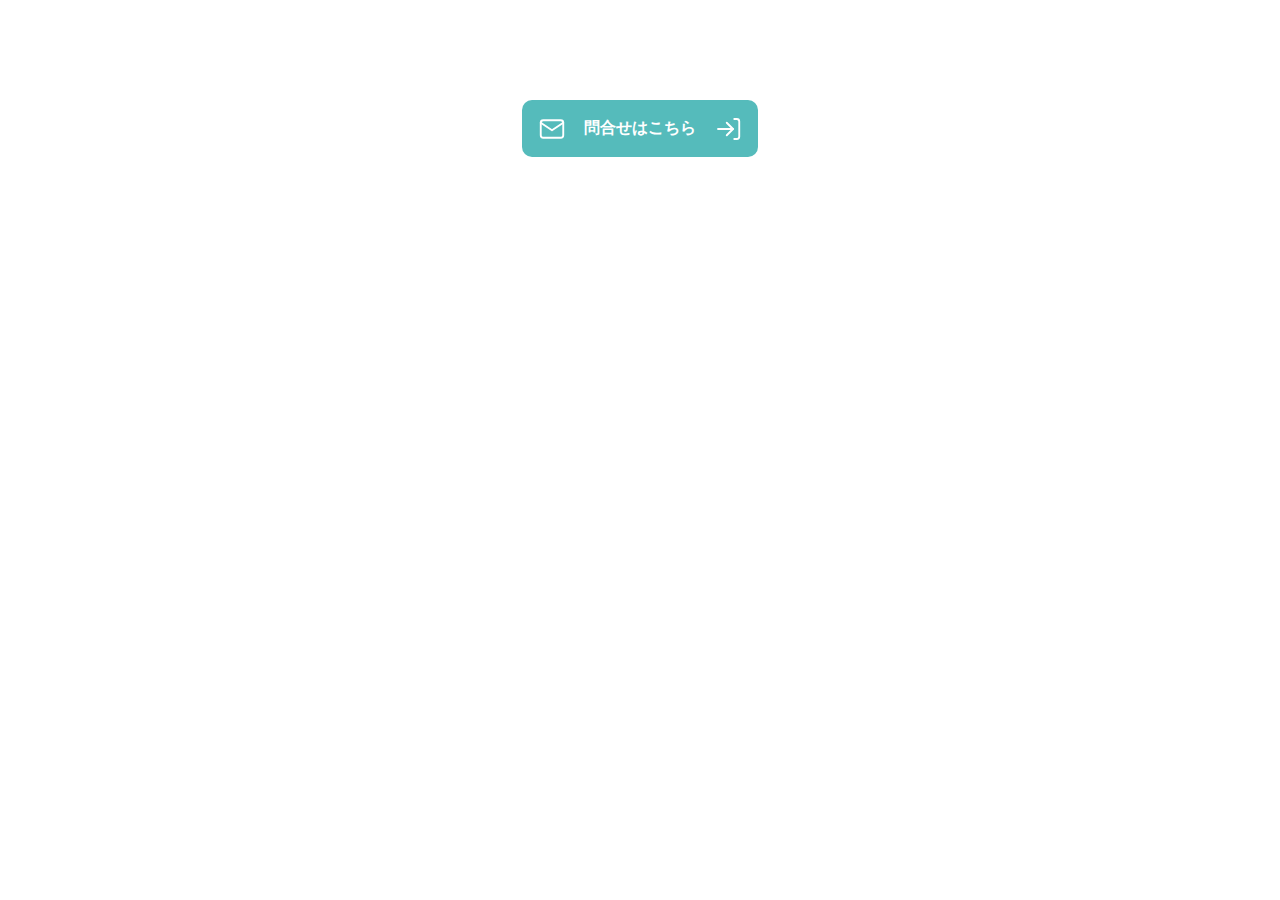
<file: before/index.html>
<!DOCTYPE html>
<html lang="ja">

<head>
  <meta charset="UTF-8" />
  <meta name="viewport" content="width=device-width, initial-scale=1.0" />
  <title>COACHTECH</title>
  <link rel="stylesheet" href="css/style.css" />
</head>

<body>
  <a href="" class="plactice__btn">問合せはこちら</a>

</body>

</html>
</file>
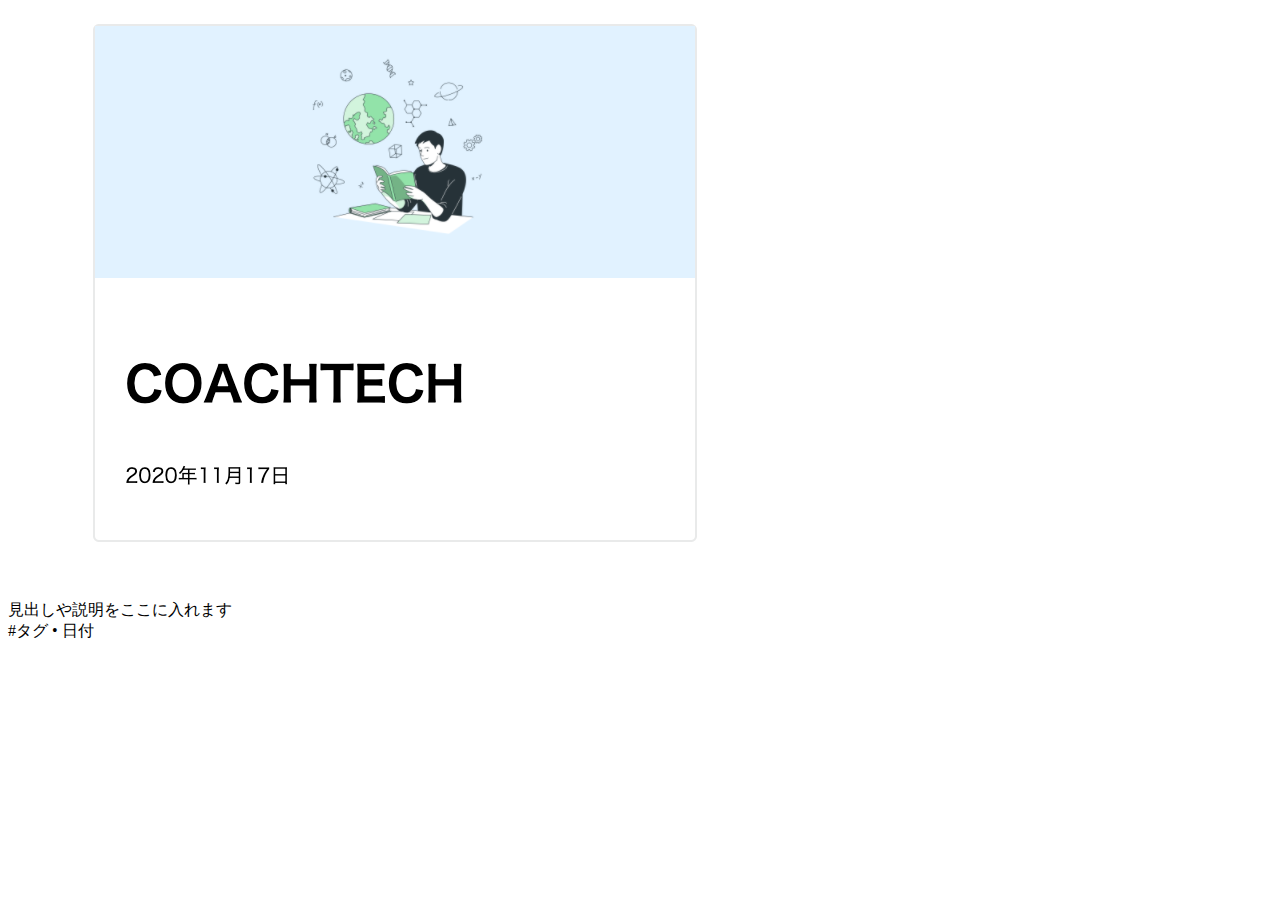
<file: example/index.html>
<!DOCTYPE html>
<html lang="en">
  <head>
    <meta charset="UTF-8" />
    <meta http-equiv="X-UA-Compatible" content="IE=edge" />
    <meta name="viewport" content="width=device-width, initial-scale=1.0" />
    <title>検証ツール練習問題</title>
    <link rel="stylesheet" href="./css/style.css">
  </head>
  <body>
    <div class="example">
      <div class="example__img">
        <img src="img/example.png" alt="例示画像の簡潔な代替テキスト" />
      </div>
      <div class="example__content">
        <div class="example__title">見出しや説明をここに入れます</div>
        <div class="example__meta">#タグ • 日付</div>
      </div>
    </div>
  </body>
</html>
</file>
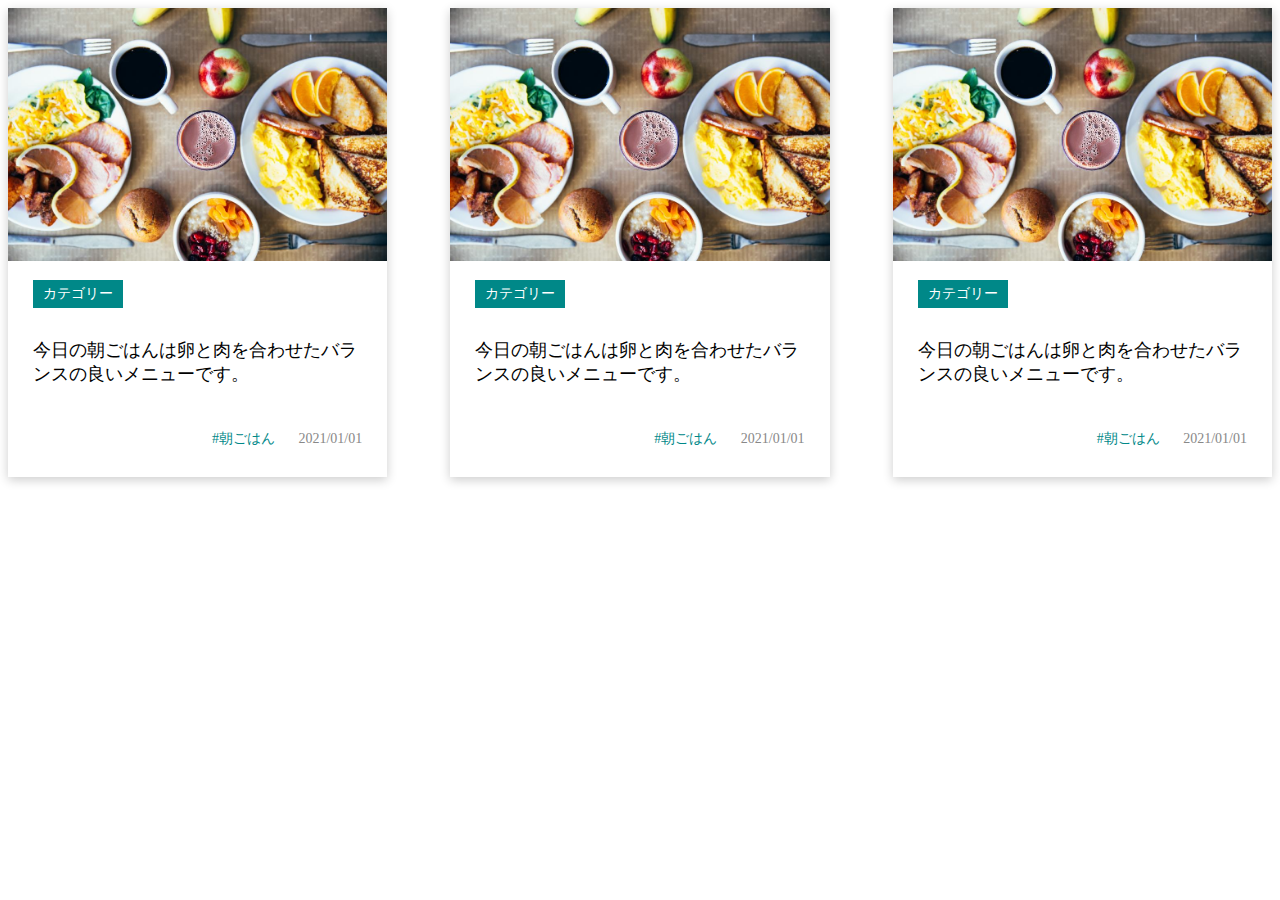
<file: fexbox/index.html>
<!DOCTYPE html>
<html lang="ja">

<head>
  <meta charset="UTF-8" />
  <meta name="viewport" content="width=device-width, initial-scale=1.0" />
  <title>COACHTECH</title>
  <link rel="stylesheet" href="../practice2/css/style2.css" />
  <link rel="stylesheet" href="css/style3.css" />
</head>

<body>
  <div class="flex__item">
    <div class="practice__card">
      <div class="card__img">
        <img src="img/card.jpg" alt="" />
      </div>
      <div class="card__content">
        <div class="card__cat">カテゴリー</div>
        <h2 class="card__ttl">
          今日の朝ごはんは卵と肉を合わせたバランスの良いメニューです。
        </h2>
        <div class="tag">
          <p class="card__tag">#朝ごはん</p>
          <p class="card__date">2021/01/01</p>
        </div>
      </div>
    </div>
    <div class="practice__card">
      <div class="card__img">
        <img src="img/card.jpg" alt="" />
      </div>
      <div class="card__content">
        <div class="card__cat">カテゴリー</div>
        <h2 class="card__ttl">
          今日の朝ごはんは卵と肉を合わせたバランスの良いメニューです。 </h2>
        <div class="tag">
          <p class="card__tag">#朝ごはん</p>
          <p class="card__date">2021/01/01</p>
        </div>
      </div>
    </div>
    <div class="practice__card">
      <div class="card__img">
        <img src="img/card.jpg" alt="" />
      </div>
      <div class="card__content">
        <div class="card__cat">カテゴリー</div>
        <h2 class="card__ttl">
          今日の朝ごはんは卵と肉を合わせたバランスの良いメニューです。
        </h2>
        <div class="tag">
          <p class="card__tag">#朝ごはん</p>
          <p class="card__date">2021/01/01</p>
        </div>
      </div>
    </div>
  </div>

</body>

</html>
</file>
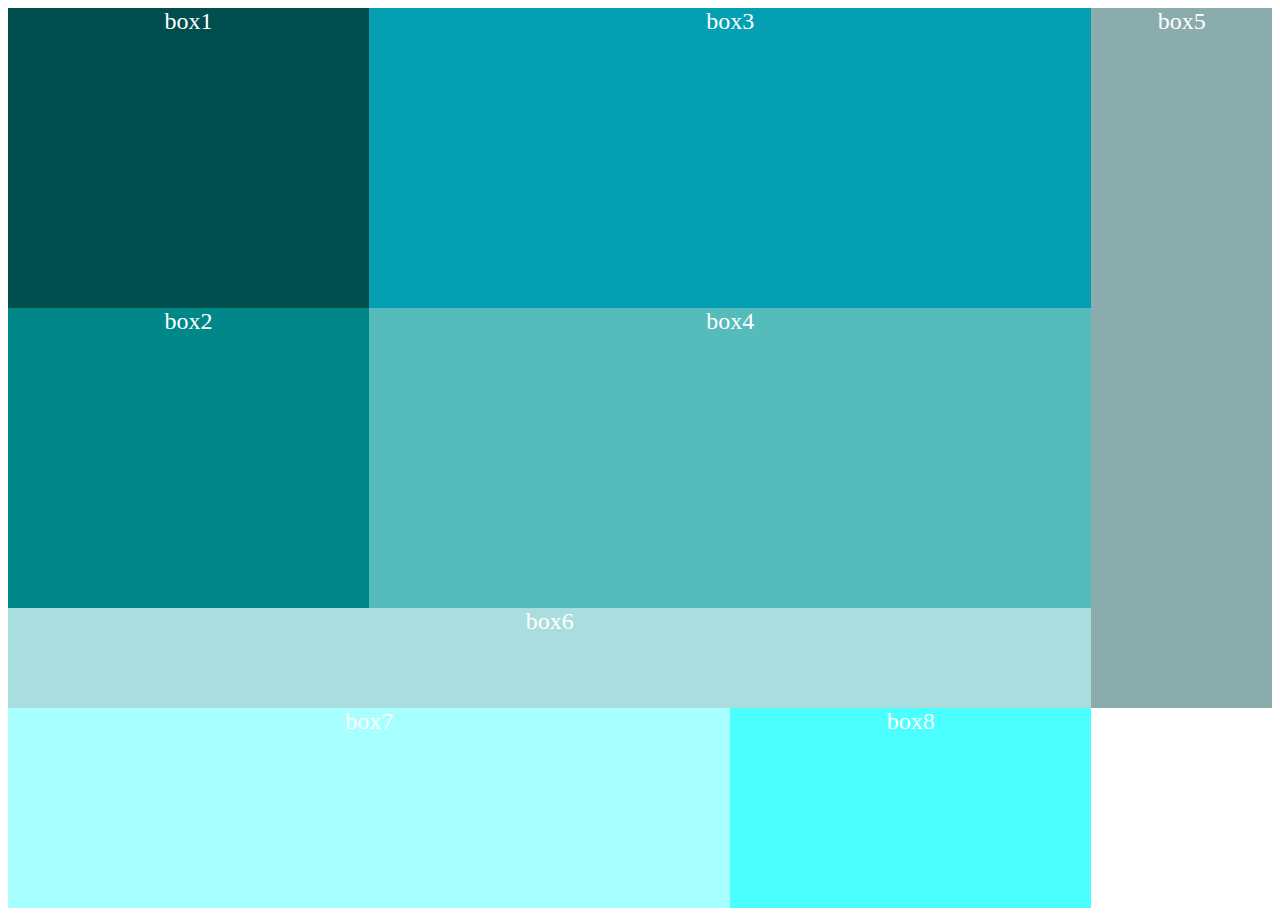
<file: float/index.html>
<!DOCTYPE html>
<html lang="ja">

<head>
  <meta charset="UTF-8" />
  <meta name="viewport" content="width=device-width, initial-scale=1.0" />
  <title>COACHTECH</title>
  <link rel="stylesheet" href="css/style.css" />
</head>

<body>
  <div class="grid__parent">
    <div class="box1">box1</div>
    <div class="box2">box2</div>
    <div class="box3">box3</div>
    <div class="box4">box4</div>
    <div class="box5">box5</div>
    <div class="box6">box6</div>
    <div class="box7">box7</div>
    <div class="box8">box8</div>
  </div>
</body>
</html>
</file>
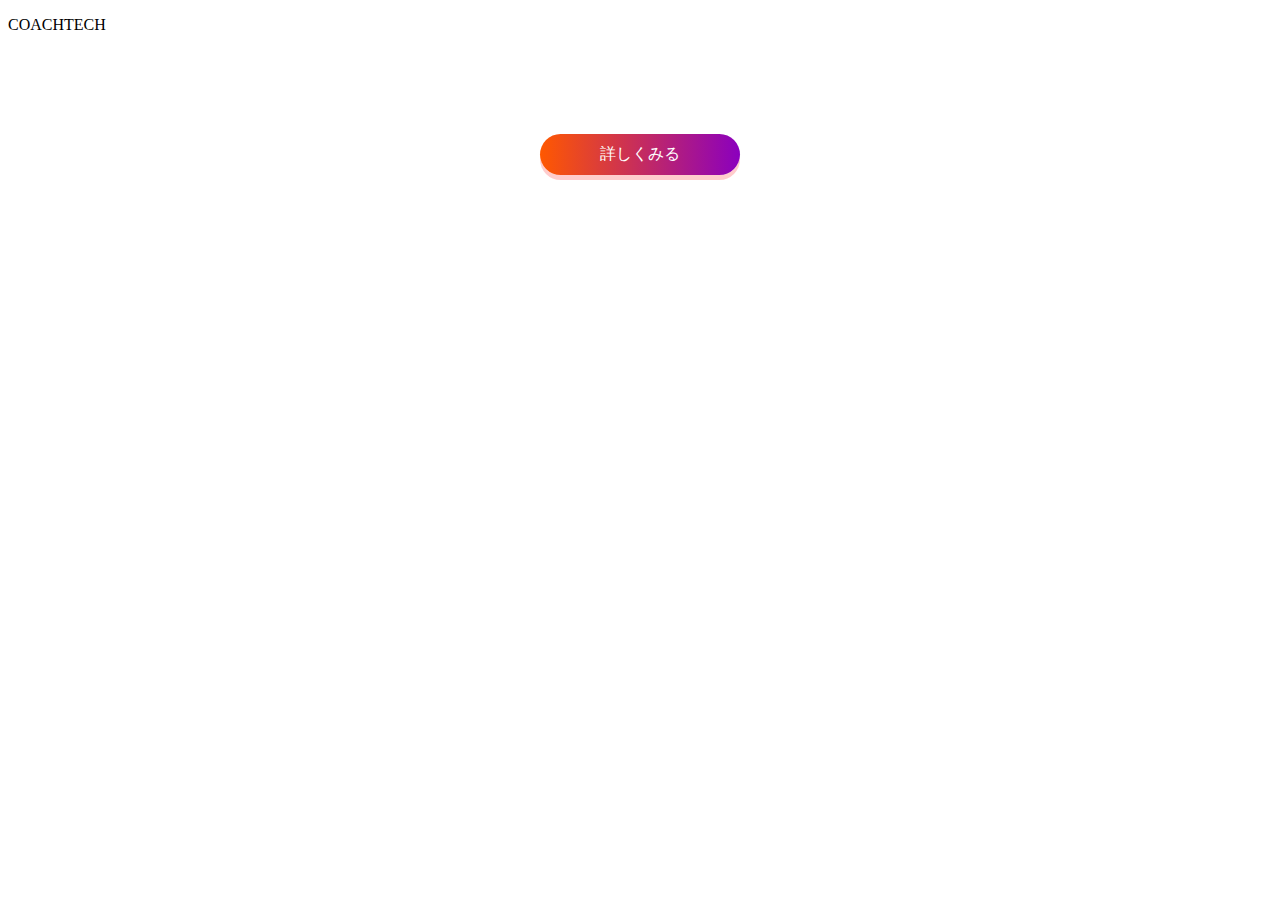
<file: html-css/index.html>
<!DOCTYPE html>
<html lang="ja">
  <head>
    <meta charset="UTF-8" />
    <meta name="viewport" content="width=device-width, initial-scale=1.0" />
    <title>COACHTECH</title>
    <!-- 以下の内容を追加します -->
    <link rel="stylesheet" href="css/style.css" />
  </head>
  <body>
    <p>COACHTECH</p>
    <a class="practice__btn">詳しくみる</a>
  </body>
</html>
</file>
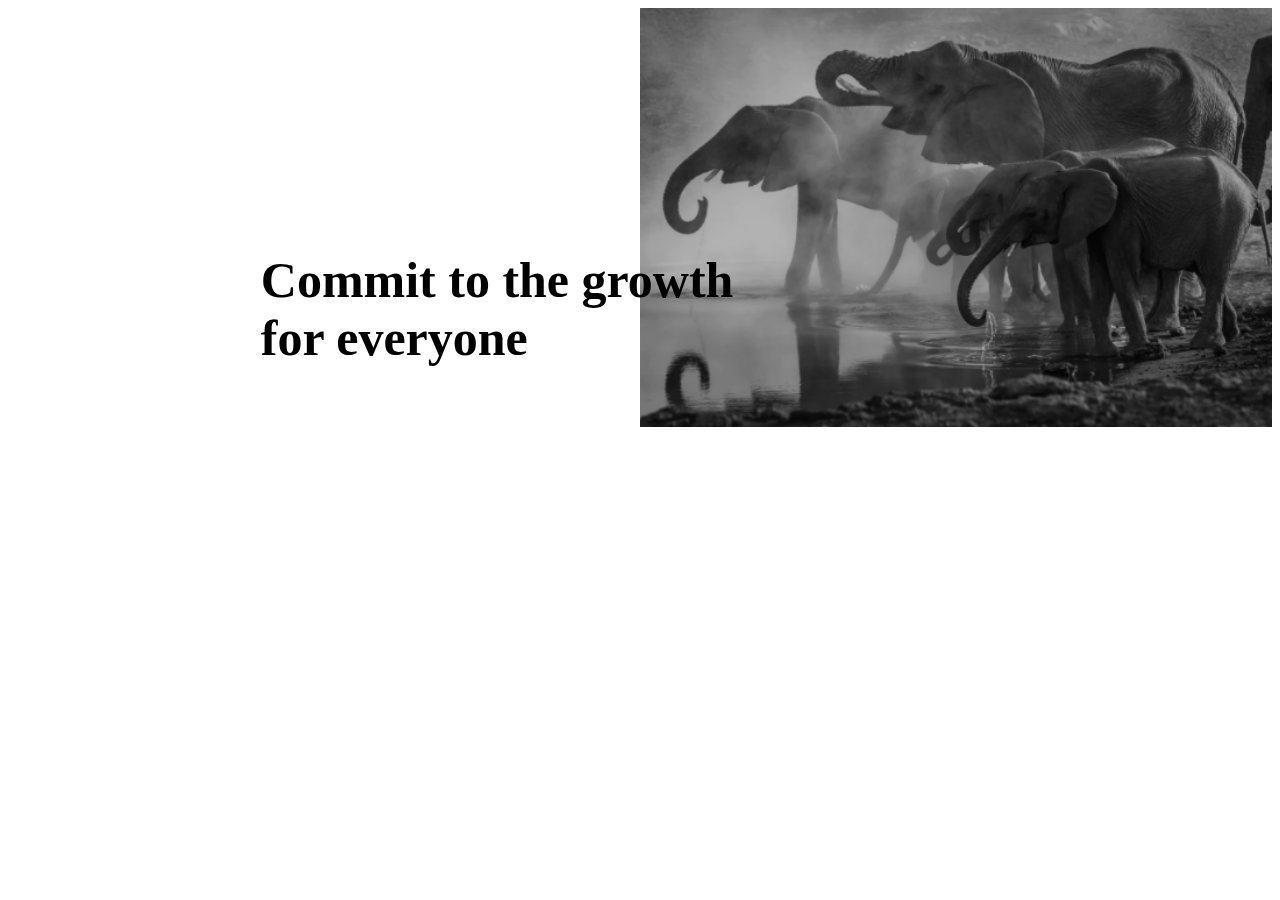
<file: position/index.html>
<!DOCTYPE html>
<html lang="ja">

<head>
  <meta charset="UTF-8" />
  <meta name="viewport" content="width=device-width, initial-scale=1.0" />
  <title>COACHTECH</title>
  <link rel="stylesheet" href="css/style3.css" />
</head>

<body>
  <div class="relative">
    <img class="relative__img" src="img/elephant.png" alt="">
    <h1 class="absolute">Commit to the growth <br>for everyone</h1>
  </div>
</body>

</html>
</file>
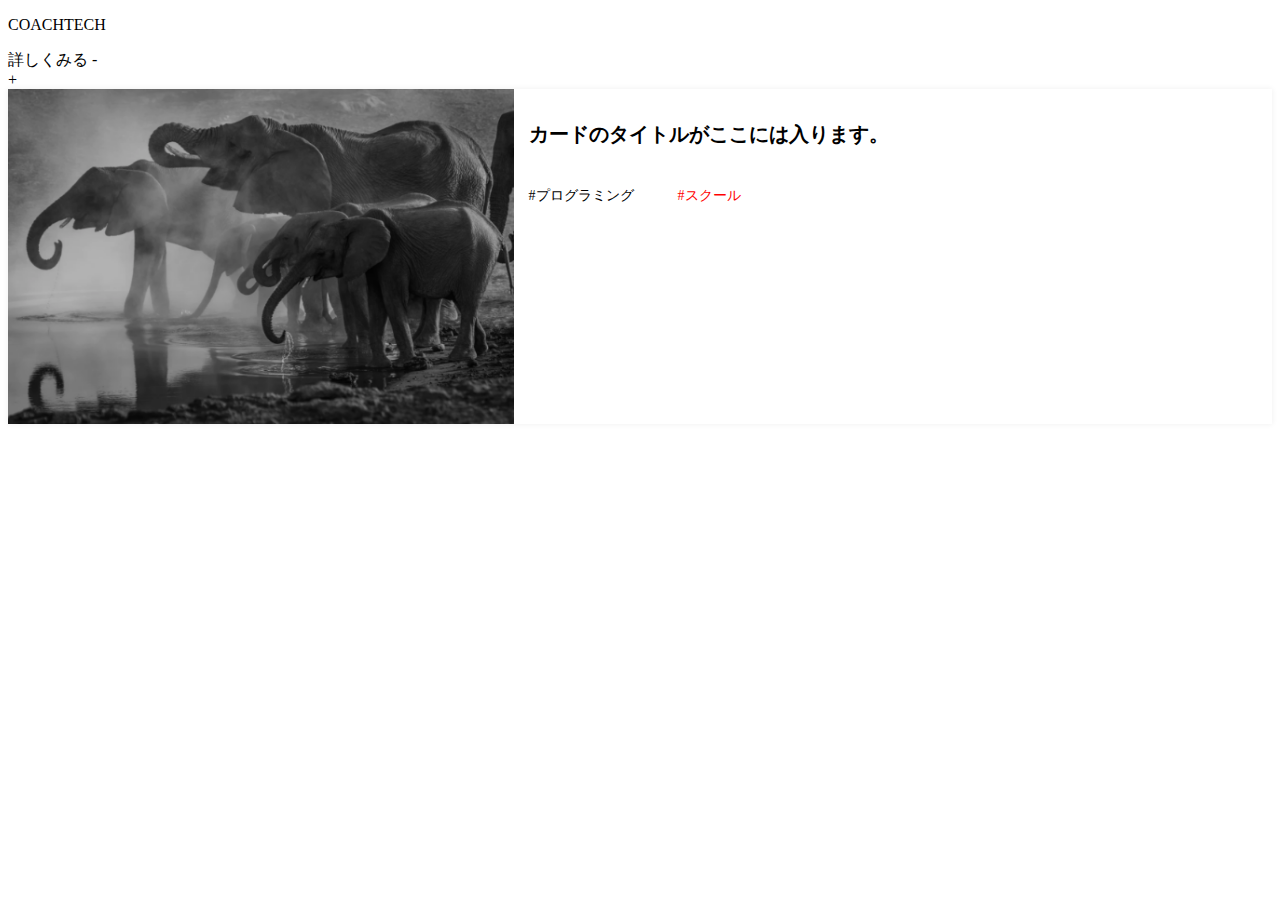
<file: practice2/index.html>
<!DOCTYPE html>
<html lang="ja">
  <head>
    <meta charset="UTF-8" />
    <meta name="viewport" content="width=device-width, initial-scale=1.0" />
    <title>COACHTECH</title>
    <!-- 以下の内容を追加します -->
    <link rel="stylesheet" href="css/style2.css" />
  </head>
  <body>
    <section id="practice2" class="practice-section">
      <div class="practice2-container">
        <p>COACHTECH</p>
        <a class="practice__btn">詳しくみる</a>
        - <div class="card">
          + <div class="card card--first">
            <div class="card__img">
              <img src="../practice2/img/elephant.png" alt="" />
            </div>
            <div class="card__content">
              <h2 class="card__content-ttl">カードのタイトルがここには入ります。</h2>
              <p class="card__content-tag">#プログラミング</p>
              <p class="card__content-tag card__content-tag--red">#スクール</p>
            </div>
          </div>
        </div>
    </section>

  </body>
</html>
</file>
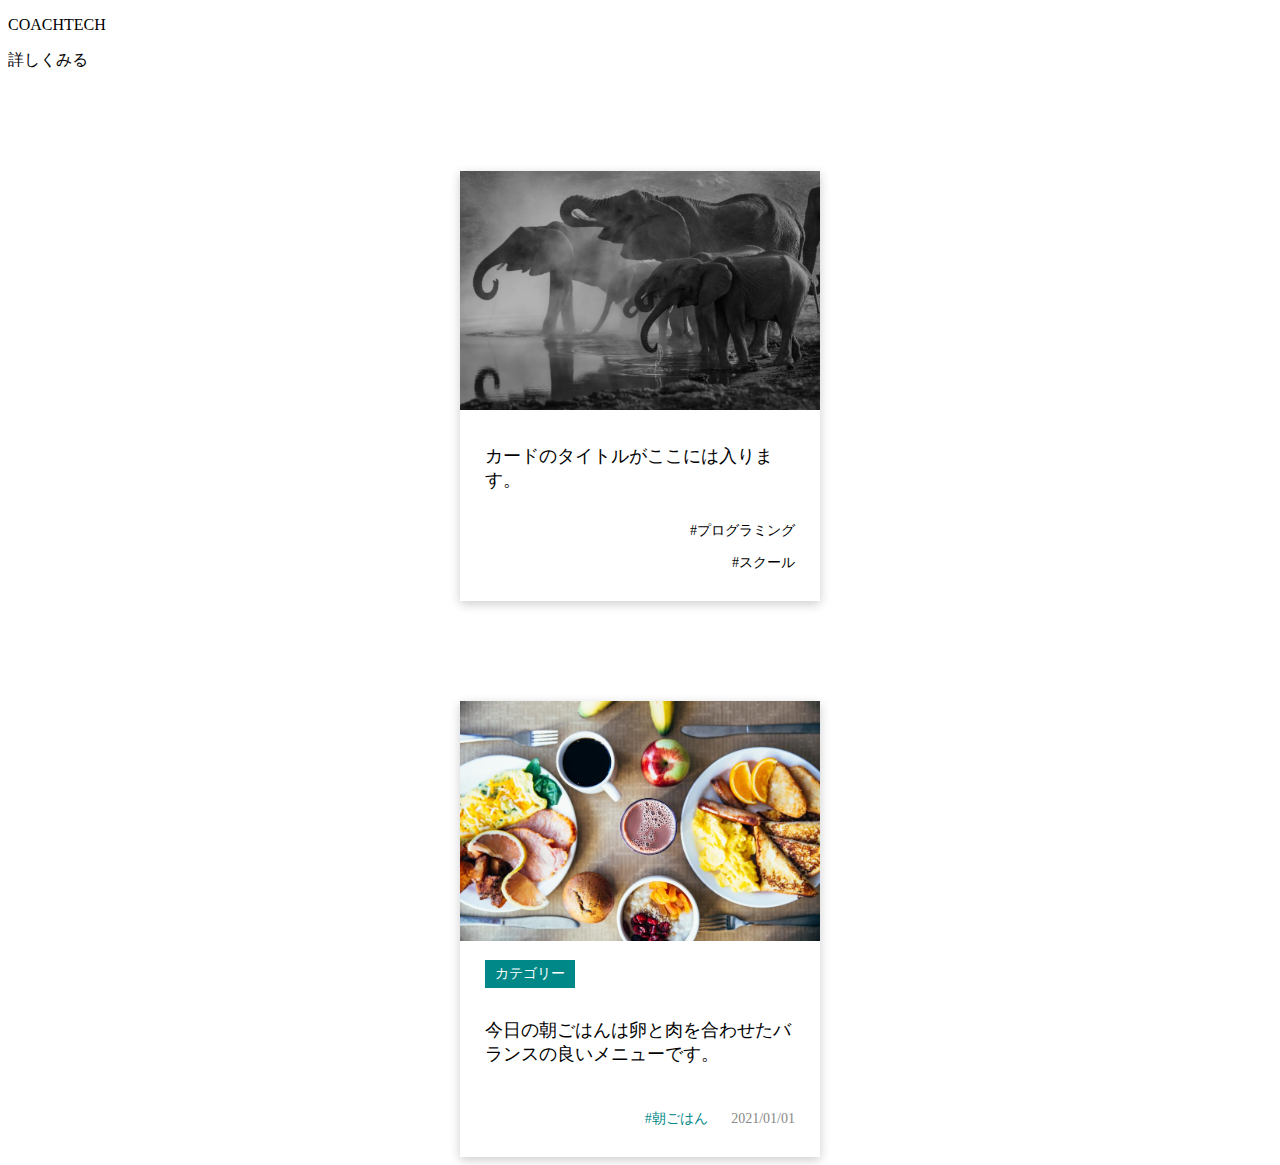
<file: practice3/index.html>
<!DOCTYPE html>
<html lang="ja">

<head>
  <meta charset="UTF-8" />
  <meta name="viewport" content="width=device-width, initial-scale=1.0" />
  <title>COACHTECH</title>
  <link rel="stylesheet" href="../practice2/css/style2.css" />
  <link rel="stylesheet" href="css/style3.css" />
</head>

<body>
  <!-- practice2 をここに配置 -->
  <section id="practice2" class="practice-section">
    <div class="practice2-container">
      <p>COACHTECH</p>
      <a class="practice__btn">詳しくみる</a>
      <div class="card">
        <div class="card__img">
          <img src="../practice2/img/elephant.png" alt="" />
        </div>
        <div class="card__content">
          <h2 class="card__content-ttl">カードのタイトルがここには入ります。</h2>
          <p class="card__content-tag">#プログラミング</p>
          <p class="card__content-tag card__content-tag--red">#スクール</p>
        </div>
      </div>
    </div>
  </section>

  <!-- practice3（既存のカード群） -->
  <section id="practice3" class="practice-section">
    <div class="practice3-container">
      <div class="card">
        <div class="card__img">
          <img src="img/card.jpg" alt="" />
        </div>
        <div class="card__content">
          <div class="card__content-cat">カテゴリー</div>
          <h2 class="card__content-ttl">
            今日の朝ごはんは卵と肉を合わせたバランスの良いメニューです。
          </h2>
          <div class="card__content-tag">
            <p class="card__content-tag-item">#朝ごはん</p>
            <p class="card__content-tag-item card__content-tag-item--last">
              2021/01/01
            </p>
          </div>
        </div>
      </div>
    </div>
  </section>
</body>

</html>
</file>
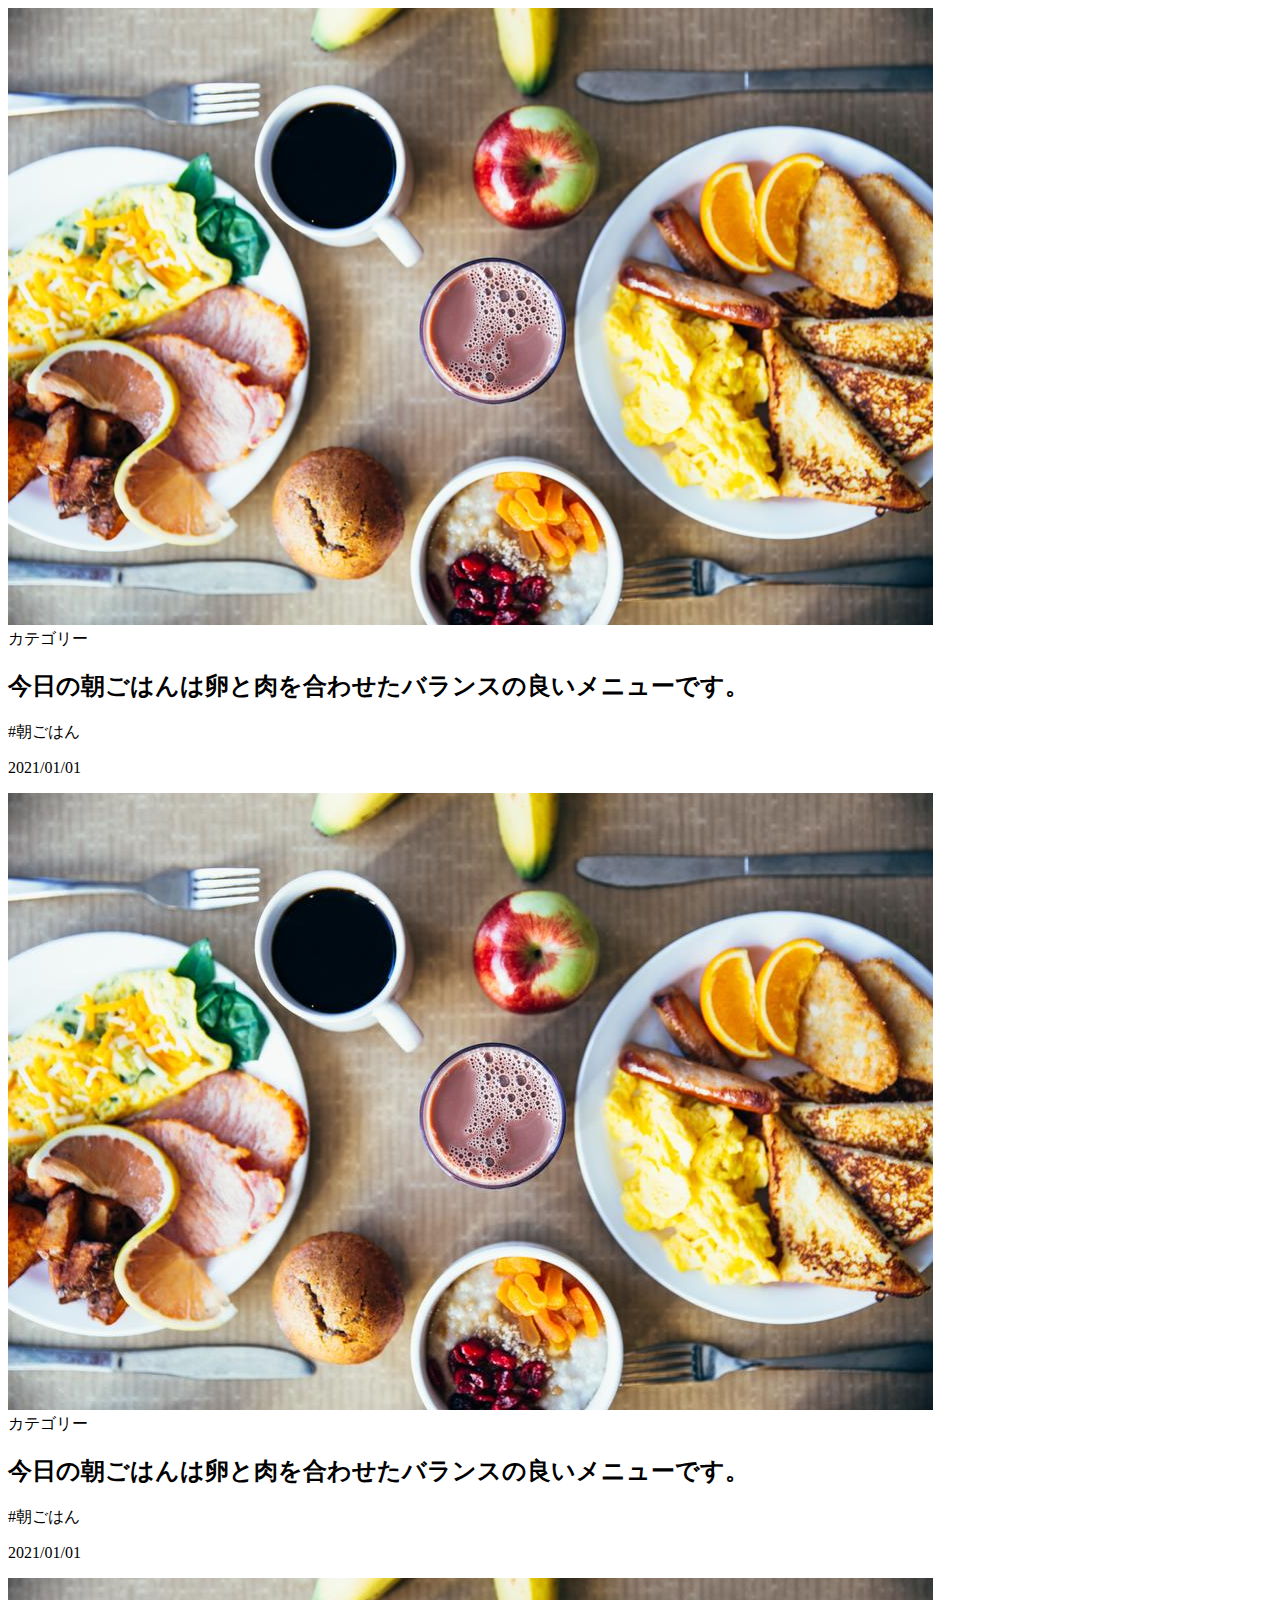
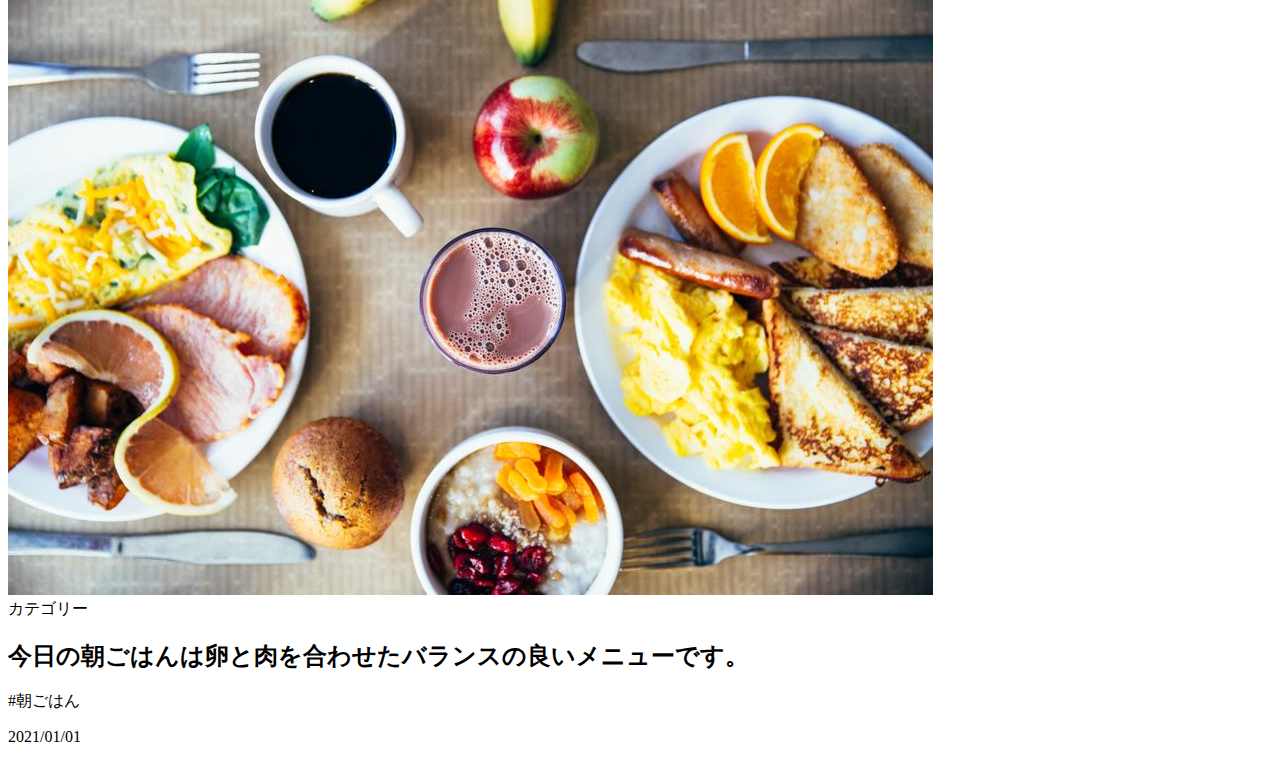
<file: responsive/index.html>
<!DOCTYPE html>
<html lang="ja">

<head>
  <meta charset="UTF-8" />
  <meta name="viewport" content="width=device-width, initial-scale=1.0" />
  <title>COACHTECH</title>
  <link rel="stylesheet" href="css/style.css" />
</head>

<body>
  <div class="flex__item wrap">
    <div class="practice__card">
      <div class="card__img">
        <img src="img/card.jpg" alt="" />
      </div>
      <div class="card__content">
        <div class="card__cat">カテゴリー</div>
        <h2 class="card__ttl">
          今日の朝ごはんは卵と肉を合わせたバランスの良いメニューです。
        </h2>
        <div class="tag">
          <p class="card__tag">#朝ごはん</p>
          <p class="card__date">2021/01/01</p>
        </div>
      </div>
    </div>
    <div class="practice__card">
      <div class="card__img">
        <img src="img/card.jpg" alt="" />
      </div>
      <div class="card__content">
        <div class="card__cat">カテゴリー</div>
        <h2 class="card__ttl">
          今日の朝ごはんは卵と肉を合わせたバランスの良いメニューです。
        </h2>
        <div class="tag">
          <p class="card__tag">#朝ごはん</p>
          <p class="card__date">2021/01/01</p>
        </div>
      </div>
    </div>
    <div class="practice__card">
      <div class="card__img">
        <img src="img/card.jpg" alt="" />
      </div>
      <div class="card__content">
        <div class="card__cat">カテゴリー</div>
        <h2 class="card__ttl">
          今日の朝ごはんは卵と肉を合わせたバランスの良いメニューです。
        </h2>
        <div class="tag">
          <p class="card__tag">#朝ごはん</p>
          <p class="card__date">2021/01/01</p>
        </div>
      </div>
    </div>
  </div>

</body>
</html>
</file>
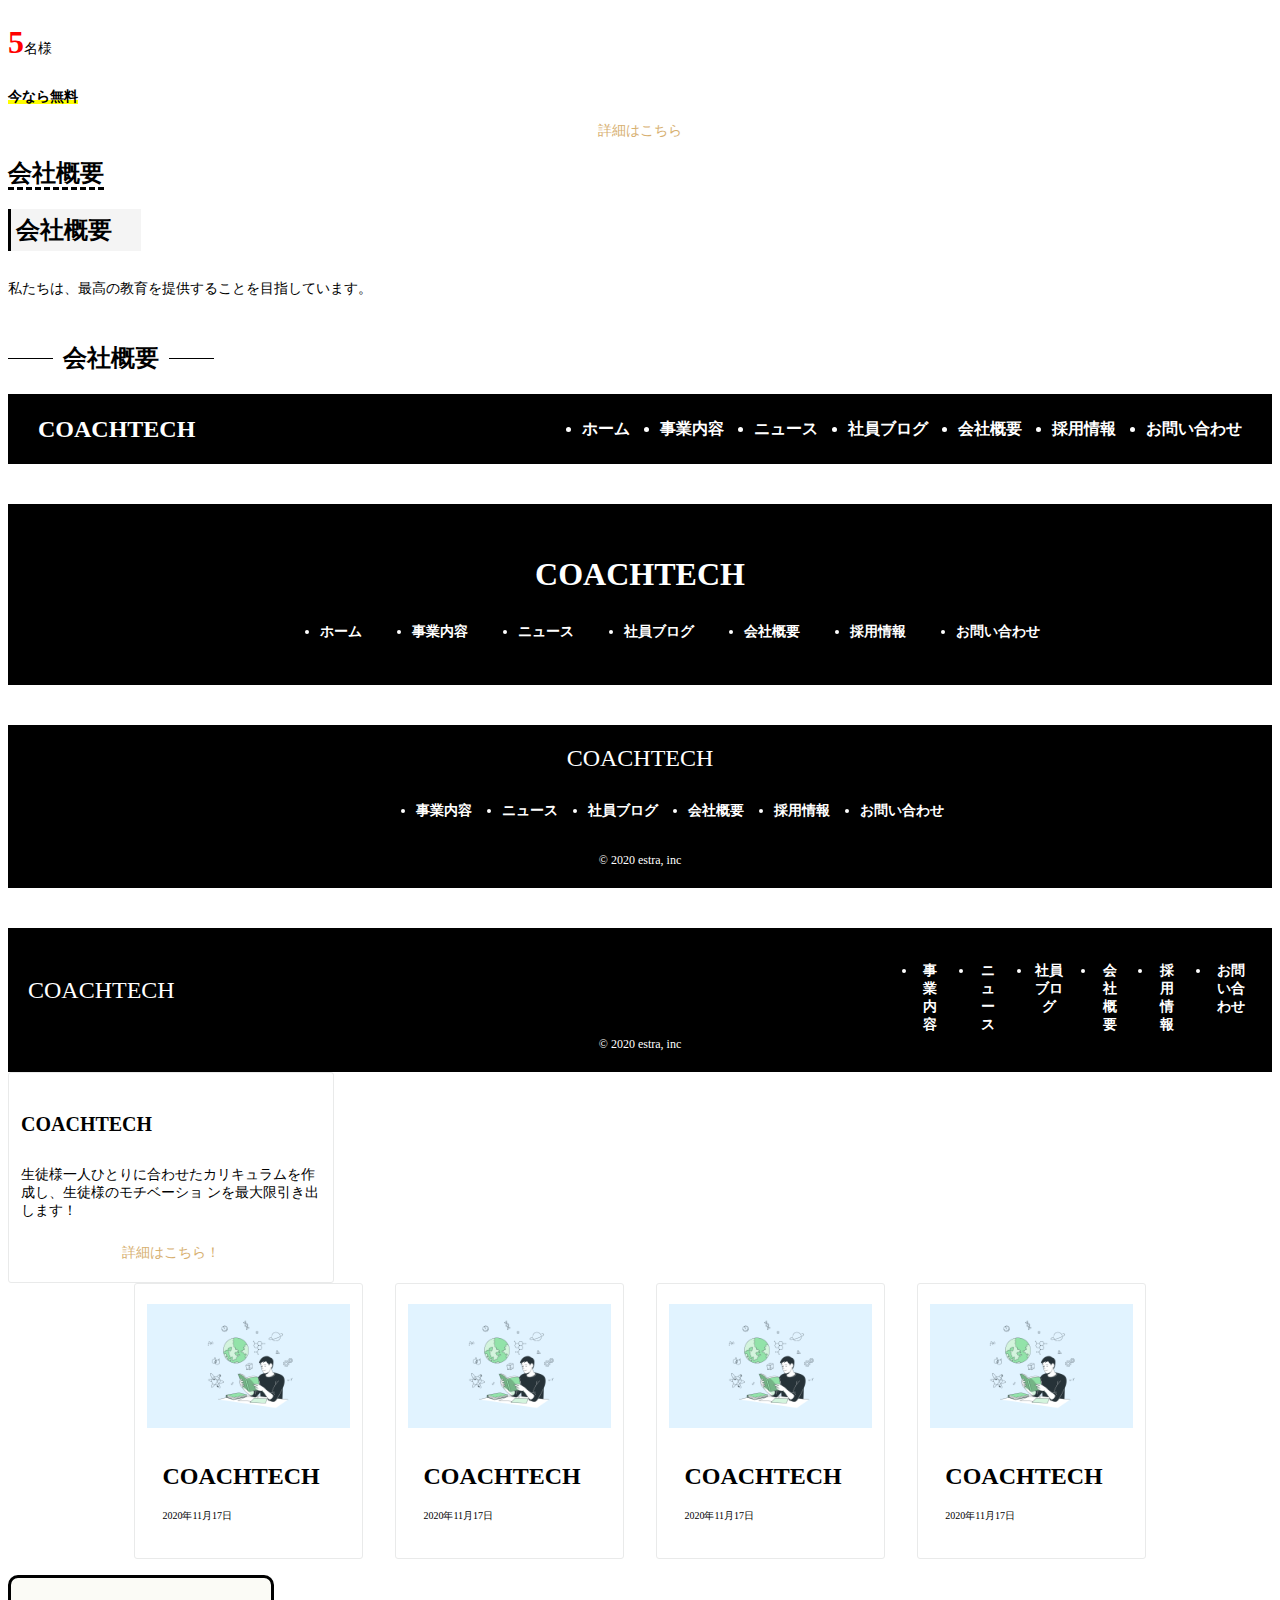
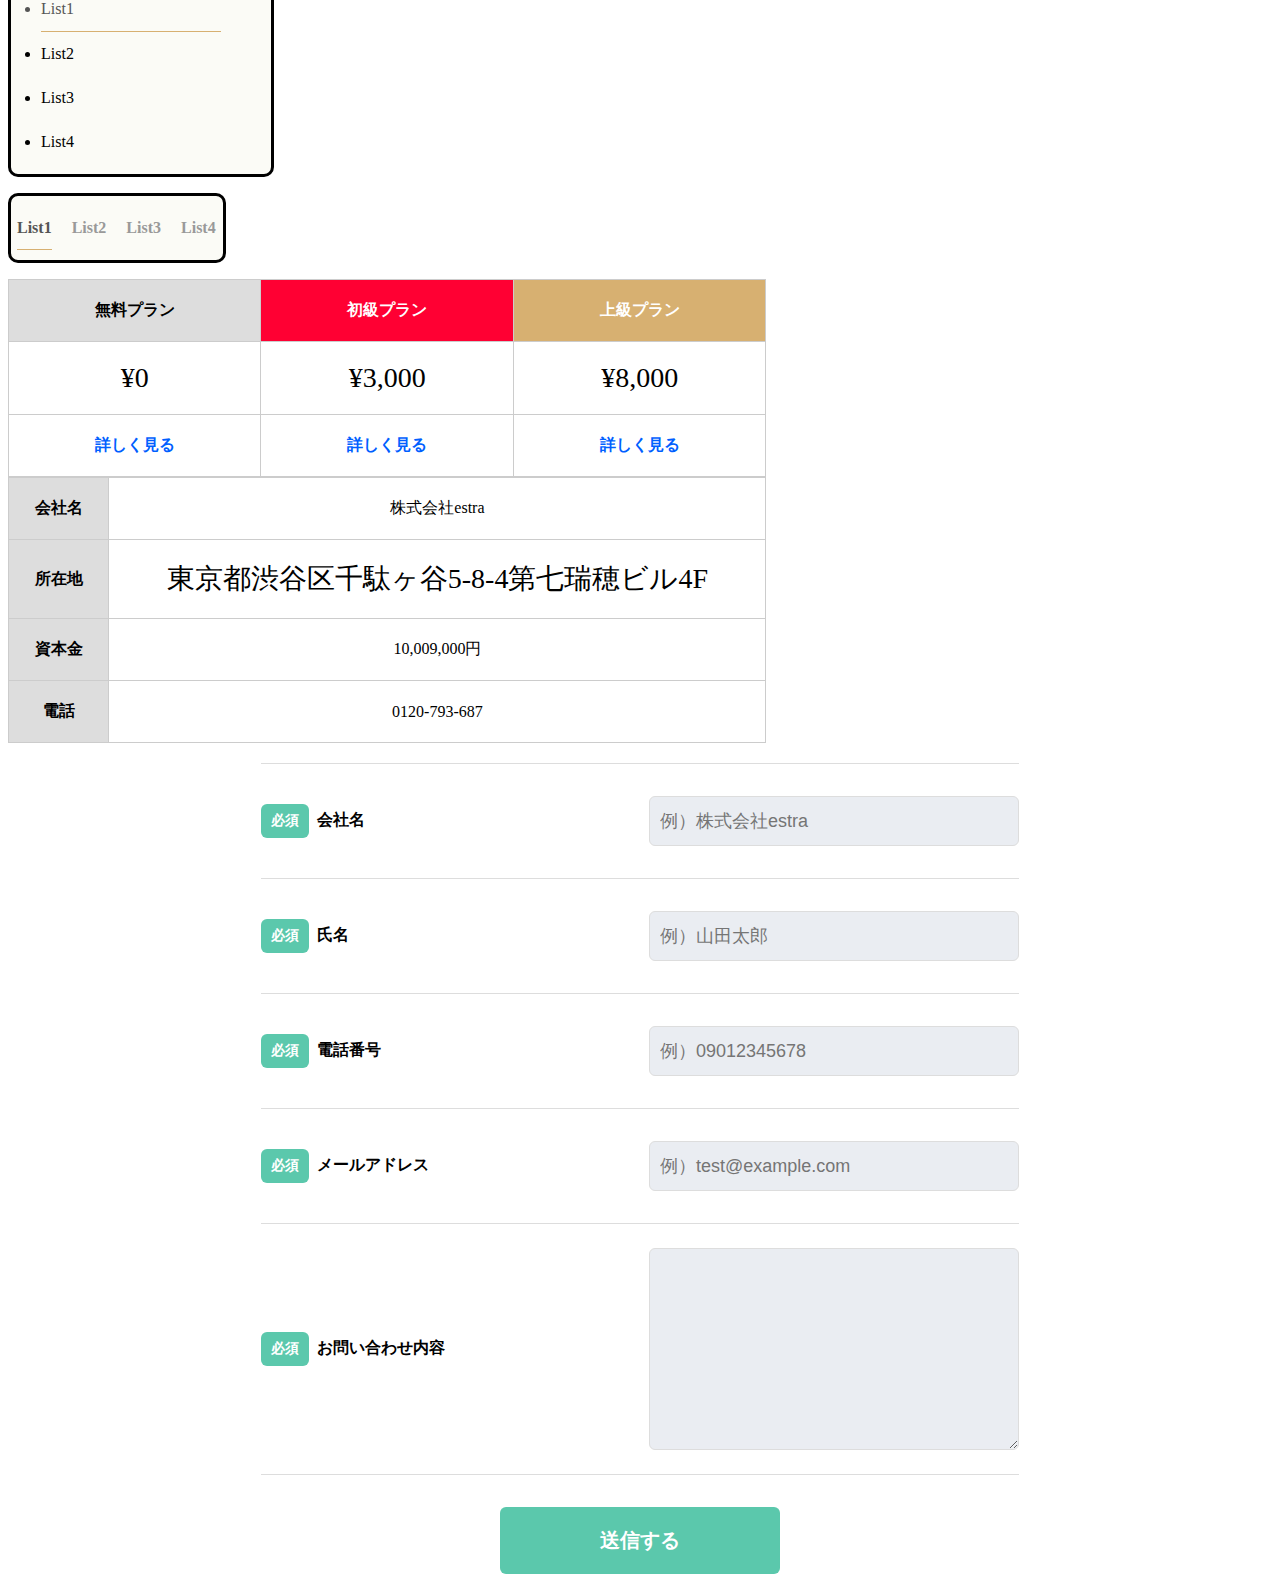
<file: ui/index.html>
<!DOCTYPE html>
<html lang="ja">

<head>
  <meta charset="UTF-8" />
  <meta name="viewport" content="width=device-width, initial-scale=1.0" />
  <title>COACHTECH</title>
  <link rel="stylesheet" href="css/style.css" />
</head>

<body>
  <p class="text">
    <span class="emphasis">5</span>名様
  </p>
<p><span class="text2">今なら無料</span></p>
<a class="link" href="#">詳細はこちら</a>
<h2 class="title"><span class="title-inner">会社概要</span></h2>

<h2 class="title2">会社概要</h2>
<p class="text">私たちは、最高の教育を提供することを目指しています。</p>
<h2 class="title3">会社概要</h2>
<header class="header">
  <h1 class="header-ttl">
    <a href="index.html">COACHTECH</a>
  </h1>
  <nav class="header-nav">
    <ul class="header-nav-list">
      <li class="header-nav-item"><a href="index.html">ホーム</a></li>
      <li class="header-nav-item"><a href="service.html">事業内容</a></li>
      <li class="header-nav-item"><a href="news.html">ニュース</a></li>
      <li class="header-nav-item"><a href="blog.html">社員ブログ</a></li>
      <li class="header-nav-item"><a href="company.html">会社概要</a></li>
      <li class="header-nav-item"><a href="recruit.html">採用情報</a></li>
      <li class="header-nav-item"><a href="contact.html">お問い合わせ</a></li>
    </ul>
  </nav>
</header>
<header class="header2">
  <h1 class="header-ttl">
    <a href="index.html">COACHTECH</a>
  </h1>
  <nav class="header-nav">
    <ul class="header-nav-list">
      <li class="header-nav-item"><a href="index.html">ホーム</a></li>
      <li class="header-nav-item"><a href="service.html">事業内容</a></li>
      <li class="header-nav-item"><a href="news.html">ニュース</a></li>
      <li class="header-nav-item"><a href="blog.html">社員ブログ</a></li>
      <li class="header-nav-item"><a href="company.html">会社概要</a></li>
      <li class="header-nav-item"><a href="recruit.html">採用情報</a></li>
      <li class="header-nav-item"><a href="contact.html">お問い合わせ</a></li>
    </ul>
  </nav>
</header>
<footer class="footer">
  <div class="footer-ttl">
    <a href="index.html">COACHTECH</a>
  </div>
  <nav class="footer-nav">
    <ul class="footer-nav-list">
      <li class="footer-nav-item"><a href="service.html">事業内容</a></li>
      <li class="footer-nav-item"><a href="news.html">ニュース</a></li>
      <li class="footer-nav-item"><a href="blog.html">社員ブログ</a></li>
      <li class="footer-nav-item"><a href="company.html">会社概要</a></li>
      <li class="footer-nav-item"><a href="recruit.html">採用情報</a></li>
      <li class="footer-nav-item"><a href="contact.html">お問い合わせ</a></li>
    </ul>
  </nav>
  <small class="copyright">&copy; 2020 estra, inc</small>
</footer>
<footer class="footer2">
  <div class="footer-inner">
    <div class="footer-ttl">
      <a href="index.html">COACHTECH</a>
    </div>
    <nav class="footer-nav">
      <ul class="footer-nav-list">
        <li class="footer-nav-item"><a href="service.html">事業内容</a></li>
        <li class="footer-nav-item"><a href="news.html">ニュース</a></li>
        <li class="footer-nav-item"><a href="blog.html">社員ブログ</a></li>
        <li class="footer-nav-item"><a href="company.html">会社概要</a></li>
        <li class="footer-nav-item"><a href="recruit.html">採用情報</a></li>
        <li class="footer-nav-item"><a href="contact.html">お問い合わせ</a></li>
      </ul>
    </nav>
  </div>
  <small class="copyright">&copy; 2020 estra, inc</small>
</footer>
<div class="card">
  <h3 class="title">COACHTECH</h3>
  <p class="text">
    生徒様一人ひとりに合わせたカリキュラムを作成し、生徒様のモチベーショ
    ンを最大限引き出します！
  </p>
  <a class="link">詳細はこちら！</a>
</div>
<div class="wrapper">
  <div class="card">
    <div class="content-img">
      <img src="./img/part.png" />
    </div>
    <div class="text-box">
      <h2>COACHTECH</h2>
      <p class="date">2020年11月17日</p>
    </div>
  </div>
  <div class="card">
    <div class="content-img">
      <img src="./img/part.png" />
    </div>
    <div class="text-box">
      <h2>COACHTECH</h2>
      <p class="date">2020年11月17日</p>
    </div>
  </div>
  <div class="card">
    <div class="content-img">
      <img src="./img/part.png" />
    </div>
    <div class="text-box">
      <h2>COACHTECH</h2>
      <p class="date">2020年11月17日</p>
    </div>
  </div>
  <div class="card">
    <div class="content-img">
      <img src="./img/part.png" />
    </div>
    <div class="text-box">
      <h2>COACHTECH</h2>
      <p class="date">2020年11月17日</p>
    </div>
  </div>
</div>
<ul class="list">
  <li class="item">List1</li>
  <li class="item">List2</li>
  <li class="item">List3</li>
  <li class="item">List4</li>
</ul>
<div class="list-wrapper">
  <ul class="list">
    <li class="item">List1</li>
    <li class="item">List2</li>
    <li class="item">List3</li>
    <li class="item">List4</li>
  </ul>
</div>
<table>
  <tr>
    <th>無料プラン</th>
    <th>初級プラン</th>
    <th>上級プラン</th>
  </tr>
  <tr>
    <td>¥0</td>
    <td>¥3,000</td>
    <td>¥8,000</td>
  </tr>
  <tr>
    <td><a href="#">詳しく見る</a></td>
    <td><a href="#">詳しく見る</a></td>
    <td><a href="#">詳しく見る</a></td>
  </tr>
</table>
<table>
  <tr>
    <th>会社名</th>
    <td>株式会社estra</td>
  </tr>
  <tr>
    <th>所在地</th>
    <td>東京都渋谷区千駄ヶ谷5-8-4第七瑞穂ビル4F</td>
  </tr>
  <tr>
    <th>資本金</th>
    <td>10,009,000円</td>
  </tr>
  <tr>
    <th>電話</th>
    <td>0120-793-687</td>
  </tr>
</table>
<form class="form" name="contact" method="POST">
  <div class="form-item">
    <p class="form-item-label">
      <span class="form-item-label-required">必須</span>会社名
    </p>
    <input type="text" name="company" class="form-item-input" placeholder="例）株式会社estra" />
  </div>
  <div class="form-item">
    <p class="form-item-label">
      <span class="form-item-label-required">必須</span>氏名
    </p>
    <input type="text" name="name" class="form-item-input" placeholder="例）山田太郎" />
  </div>
  <div class="form-item">
    <p class="form-item-label">
      <span class="form-item-label-required">必須</span>電話番号
    </p>
    <input type="tel" name="tel" class="form-item-input" placeholder="例）09012345678" />
  </div>
  <div class="form-item">
    <p class="form-item-label">
      <span class="form-item-label-required">必須</span>メールアドレス
    </p>
    <input type="email" name="email" class="form-item-input" placeholder="例）test@example.com" />
  </div>
  <div class="form-item">
    <p class="form-item-label">
      <span class="form-item-label-required">必須</span>お問い合わせ内容
    </p>
    <textarea name="textarea" class="form-item-textarea"></textarea>
  </div>
  <input type="submit" class="form-btn" value="送信する" />
</form>



</body>
</html>
</file>
<file: before/css/style.css>
.plactice__btn {
    position: relative;
    background-color: #55bbbb;
    width: 200px;
    display: block;
    padding: 18px;
    text-align: center;
    color: #fff;
    font-size: 16px;
    font-weight: bold;
    text-decoration: none;
    border-radius: 10px;
    margin: 100px auto;
}

.plactice__btn::before {
    content: "";
    position: absolute;
    top: 50%;
    left: 15px;
    background: url(../img/mail.svg) no-repeat;
    background-size: cover;
    width: 30px;
    height: 30px;
    transform: translateY(-50%);
}

.plactice__btn::after {
    content: "";
    position: absolute;
    top: 50%;
    right: 15px;
    background: url(../img/download__icon.svg) no-repeat;
    background-size: cover;
    width: 30px;
    height: 30px;
    transform: translateY(-50%) rotate(-90deg);
}
</file>
<file: example/css/style.css>
.flex__item {
  display: flex;
  justify-content: space-between;
  flex-wrap: wrap;
}


.wrap {
  max-width: 1200px;
  margin: 0 auto;
}


.practice__card {
  width: 100%;
  box-shadow: 0px 3px 10px rgba(0, 0, 0, 0.2);
  margin-bottom: 30px;
}


.practice__card:last-child {
  margin-bottom: 0;
}


.card__img img {
  width: 100%;
}


.card__content {
  padding: 15px 25px;
}


.card__ttl {
  font-size: 18px;
  margin-bottom: 30px;
  font-weight: 400;
}


.card__cat {
  padding: 5px 10px;
  background: #008888;
  margin-bottom: 15px;
  display: inline-block;
  color: #fff;
  font-size: 14px;
}


.tag {
  font-size: 14px;
  text-align: right;
}


.card__tag {
  display: inline-block;
  color: #008888;
}


.card__date {
  display: inline-block;
  margin-left: 20px;
  color: #888888;
}

/* レスポンシブ (768px以上)*/
@media screen and (min-width: 768px) {
  .practice__card {
    width: 45%;
  }
}

/* レスポンシブ (1000px以上)*/
@media screen and (min-width: 1000px) {
  .practice__card {
    width: 30%;
    margin-bottom: 0;
  }
}
</file>
<file: practice2/css/style2.css>
// ...existing code...
.practice2-container {
    width: 760px;
    margin: 100px auto;
}

/* 一枚目カードにのみ適用 */
.practice2-container .card--first {
    box-shadow: 0 0 6px #eeeeee;
    display: flex;
}

.practice2-container .card--first .card__img {
    width: 40%;
}

.practice2-container .card--first .card__img img {
    width: 100%;
    vertical-align: top;
}

.practice2-container .card--first .card__content {
    padding: 15px;
}

.practice2-container .card--first .card__content-ttl {
    font-size: 20px;
    font-weight: bold;
    margin-bottom: 25px;
}

.practice2-container .card--first .card__content-tag {
    font-size: 14px;
    display: inline-block;
}

.practice2-container .card--first .card__content-tag--red {
    color: red;
    margin-left: 40px;
}

// ...existing code...
</file>
<file: fexbox/css/style3.css>
.flex__item {
    display: flex;
    justify-content: space-between;
}

.practice__card {
    width: 30%;
    box-shadow: 0px 3px 10px rgba(0, 0, 0, 0.2);
}

.card__img img {
    width: 100%;
}

.card__content {
    padding: 15px 25px;
}

.card__ttl {
    font-size: 18px;
    margin-bottom: 30px;
    font-weight: 400;
}

.card__cat {
    padding: 5px 10px;
    background: #008888;
    margin-bottom: 15px;
    display: inline-block;
    color: #fff;
    font-size: 14px;
}

.tag {
    font-size: 14px;
    text-align: right;
}

.card__tag {
    display: inline-block;
    color: #008888;
}

.card__date {
    display: inline-block;
    margin-left: 20px;
    color: #888888;
}
</file>
<file: float/css/style.css>
.grid__parent {
    display: grid;
    grid-template-rows: 300px 300px 100px 200px;
    grid-template-columns: 2fr 2fr 2fr 1fr;
}

.grid__parent div {
    text-align: center;
    font-size: 24px;
    color: #fff;
}

.box1 {
    grid-column: 1/2;
    grid-row: 1/2;
    background: #004e4e;
}

.box2 {
    grid-column: 1/2;
    grid-row: 2/3;
    background: #008888;
}

.box3 {
    grid-column: 2/4;
    grid-row: 1/2;
    background: #049fb3;
}

.box4 {
    grid-column: 2/4;
    grid-row: 2/3;
    background: #55bbbb;
}

.box5 {
    grid-column: 4/5;
    grid-row: 1/4;
    background: #8aacac;
}

.box6 {
    grid-column: 1/4;
    grid-row: 3/4;
    background: #aadddd;
}

.box7 {
    grid-column: 1/3;
    grid-row: 4/5;
    background: #a8ffff;
}

.box8 {
    grid-column: 3/4;
    grid-row: 4/5;
    background: #4bffff;
}
</file>
<file: html-css/css/style.css>
.practice__btn {
    width: 200px;
    padding: 10px 0;
    color: #fff;
    border-radius: 30px;
    background: linear-gradient(90deg, #ff5800, #8b00be);
    text-align: center;
    box-shadow: 0 5px 0 rgba(255, 0, 0, 0.2);
    margin: 100px auto 0;
    display: block;
}
</file>
<file: position/css/style3.css>
.relative {
    position: relative;
}

.relative__img {
    margin: 0 0 0 auto;
    display: block;
    width: 50%;
}

.absolute {
    position: absolute;
    top: 50%;
    left: 20%;
    font-size: 50px;
}
</file>
<file: practice3/css/style3.css>
.card {
    width: 360px;
    margin: 100px auto 0;
    box-shadow: 0px 3px 10px rgba(0, 0, 0, 0.2);
}

.card__img img {
    width: 100%;
}

.card__content {
    padding: 15px 25px;
}

.card__content-ttl {
    font-size: 18px;
    margin-bottom: 30px;
    font-weight: 400;
}

.card__content-cat {
    padding: 5px 10px;
    background: #008888;
    margin-bottom: 15px;
    display: inline-block;
    /* 要素の文字数に応じて幅が変更されるためにinline-blockを指定 */
    color: #fff;
    font-size: 14px;
}

.card__content-tag {
    font-size: 14px;
    text-align: right;
    /* 親要素にtext-alignを適用すると子要素のinline-block要素に適応される */
}

.card__content-tag-item {
    display: inline-block;
    /* 横並びにするためにinline-blockを指定 */
    color: #008888;
}

.card__content-tag-item--last {
    display: inline-block;
    /* 横並びにするためにinline-blockを指定 */
    margin-left: 20px;
    color: #888888;
}
</file>
<file: responsive/css/style.css>
.grid__parent {
    display: grid;
    grid-template-rows: 300px 300px 100px 200px;
    grid-template-columns: 2fr 2fr 2fr 1fr;
}

.grid__parent div {
    text-align: center;
    font-size: 24px;
    color: #fff;
}

.box1 {
    grid-column: 1/2;
    grid-row: 1/2;
    background: #004e4e;
}

.box2 {
    grid-column: 1/2;
    grid-row: 2/3;
    background: #008888;
}

.box3 {
    grid-column: 2/4;
    grid-row: 1/2;
    background: #049fb3;
}

.box4 {
    grid-column: 2/4;
    grid-row: 2/3;
    background: #55bbbb;
}

.box5 {
    grid-column: 4/5;
    grid-row: 1/4;
    background: #8aacac;
}

.box6 {
    grid-column: 1/4;
    grid-row: 3/4;
    background: #aadddd;
}

.box7 {
    grid-column: 1/3;
    grid-row: 4/5;
    background: #a8ffff;
}

.box8 {
    grid-column: 3/4;
    grid-row: 4/5;
    background: #4bffff;
}
</file>
<file: ui/css/style.css>
.text {
    font-size: 14px;
}

.emphasis {
    font-size: 32px;
    font-weight: bold;
    color: red;
}
.text2 {
    font-size: 14px;
    font-weight: bold;
    background: linear-gradient(transparent 75%, yellow 75%);
}
.link {
    font-size: 14px;
    color: #0051e0;
}

.title-inner {
    font-size: 24px;
    font-weight: bold;
    border-bottom: 3px dashed #000;
    padding-bottom: 1px;
}.title2 {
    padding: 5px;
    border-left: 3px solid #000;
    background: #f4f4f4;
    width: 120px;
}
.title3 {
    position: relative;
    display: inline-block;
    padding: 0 55px;
}

.title3:before,
.title3:after {
    content: '';
    position: absolute;
    top: 50%;
    display: inline-block;
    width: 45px;
    height: 1px;
    background-color: black;
}

.title3:before {
    left: 0;
}

.title3:after {
    right: 0;
}
a {
    text-decoration: none;
    color: inherit;
}

.header {
    display: flex;
    justify-content: space-between;
    align-items: center;
    height: 70px;
    padding: 0 30px;
    background-color: #000;
    color: #fff;
}

.header-ttl {
    font-size: 24px;
    width: 80px;
}

.header-nav-list {
    display: flex;
    font-weight: bold;
}

.header-nav-item:not(:last-child) {
    margin-right: 30px;
}

.header2 a {
    text-decoration: none;
    color: inherit;
}

.header2 {
    width: 100%;
    background-color: #000;
    color: #fff;
    padding: 30px 0;
}

.header2 .header-ttl {
    font-size: 32px;
    width: 100%;
    text-align: center;
    margin-bottom: 30px;
}

.header2 .header-nav-list {
    display: flex;
    font-weight: bold;
    width: 100%;
    justify-content: center;
    font-size: 14px;
}

.header2 .header-nav-item:not(:last-child) {
    margin-right: 50px;
}
/* 直前の .header の直後にある .header2 のみ適用 */
.header + .header2 {
    margin-top: 40px;
    /* 任意の値に調整してください */
}
.header2 + .footer {
    margin-top: 40px;
    /* 任意の値に調整してください */
}
.footer+.footer2 {
    margin-top: 40px;
    /* 任意の値に調整してください */
}
a {
    text-decoration: none;
    color: inherit;
}

.footer {
    width: 100%;
    background-color: #000;
    color: #fff;
    padding: 20px 0;
    text-align: center;
}

.footer-ttl {
    font-size: 24px;
    width: 100%;
    margin-bottom: 30px;
}

.footer-nav-list {
    display: flex;
    font-weight: bold;
    width: 100%;
    justify-content: center;
    font-size: 14px;
    margin-bottom: 30px;
}

.footer-nav-item:not(:last-child) {
    margin-right: 30px;
}

.copyright {
    font-size: 12px;
}

.footer2 a {
    text-decoration: none;
    color: inherit;
}

.footer2{
    width: 100%;
    background-color: #000;
    color: #fff;
    padding: 20px 0;
    text-align: center;
}

.footer2 .footer-inner {
    display: flex;
        flex-direction: row;
        /* 追加：横並びを強制 */
        justify-content: flex-start;
        padding: 0 20px;
        gap: 40px;
        align-items: center;
        /* 追加：上下中央揃え */
}

.footer2 .footer-ttl {
    font-size: 24px;
    margin-bottom: 0;
    text-align: left;
}

.footer2 .footer-nav-list {
    display: flex;
        font-weight: bold;
        width: auto;
        /* 100% から auto に変更 */
        justify-content: flex-start;
        /* center から flex-start に変更 */
        font-size: 14px;
        margin-bottom: 0;
        gap: 30px;
        /* 項目間の間隔を調整 */
        flex-wrap: nowrap;
        /* 折り返しを禁止 */
}

.footer2 .footer-nav-item:not(:last-child) {
    margin-right: 0;
}

.footer2 .copyright {
    font-size: 12px;
    text-align: center;
}

.card {
    width: 300px;
    padding: 20px 12px 10px;
    border: 1px solid #e9eaea;
    border-radius: 3px;
}

.title {
    font-size: 20px;
}

.text {
    padding: 10px 0;
    font-size: 14px;
}

.link {
    display: block;
    text-align: center;
    margin: 10px 0;
    font-size: 14px;
    color: #d7b071;
}
.wrapper {
    display: flex;
    justify-content: space-between;
    width: 80%;
    margin: 0 auto;
}

img {
    width: 100px;
    height: auto;
}

.wrapper .card {
    width: 20%;
    cursor: pointer;
    border: 1px solid #e9eaea;
    border-radius: 3px;
}

.wrapper .text-box {
    padding: 15px;
}

.wrapper .content-img {
    padding: 10px 0;
    text-align: center;
    background: #e1f3ff;
}

.date {
    font-size: 10px;
    margin-top: 5px;
}
.list {
    width: 200px;
    padding: 10px 30px;
    background: #fbfbf6;
    border: solid 3px #000;
    border-radius: 10px;
}

.item {
    padding: 10px 0;
    line-height: 1.5em;
}
.list-wrapper {
    font-weight: bold;
    color: #999;
}

.list-wrapper .list {
    display: flex;
    align-items: baseline;
    padding: 10px 6px;
    list-style: none;
}

.item:not(:last-of-type) {
    margin-right: 20px;
}

.item:first-of-type {
    line-height: 1.4;
    color: #555;
    border-bottom: 1.5px solid #d7b071;
}
table {
    border-collapse: collapse;
    width: 50%;
}

table tr:last-child {
    border-bottom: 1px solid #ddd;
}

table th {
    text-align: center;
    padding: 20px 0;
    border-right: solid 1px #ddd;
    border-left: solid 1px #ddd;
}

table th:nth-child(1) {
    background-color: #ddd;
}

table th:nth-child(2) {
    background-color: #ff0033;
    color: #fff;
}

table th:nth-child(3) {
    background-color: #d7b071;
    color: #fff;
}

table tr:nth-child(2) td {
    font-size: 28px;
    padding-top: 20px;
}

table tr:nth-child(3) td {
    padding-bottom: 20px;
}

table td {
    text-align: center;
    padding: 10px 0;
    border-right: solid 1px #ddd;
    border-left: solid 1px #ddd;
}

table td a {
    color: #005fff;
    padding: 7px 20px;
    font-weight: bold;
    text-decoration: none;
}
table {
    width: 60%;
    border-collapse: collapse;
}

table th,
table td {
    border: 1px solid #ccc;
    padding: 20px;
}

table th {
    font-weight: bold;
    background-color: #dedede;
}
.form {
    width: 60%;
    margin: 20px auto;
}

.form-item {
    border-top: 1px solid #ddd;
    padding: 24px 0;
    width: 100%;
    display: flex;
    align-items: center;
}

.form-item:nth-child(5) {
    border-bottom: 1px solid #ddd;
}

.form-item-label {
    width: 100%;
    font-weight: bold;
    font-size: 16px;
}

.form-item-label-required {
    border-radius: 6px;
    margin-right: 8px;
    padding: 8px 0;
    width: 48px;
    display: inline-block;
    text-align: center;
    background: #5bc8ac;
    color: #fff;
    font-size: 14px;
}

.form-item-input {
    border: 1px solid #ddd;
    border-radius: 6px;
    margin-left: 40px;
    padding: 0 10px;
    height: 48px;
    width: 100%;
    background: #eaedf2;
    font-size: 18px;
}

.form-item-textarea {
    border: 1px solid #ddd;
    border-radius: 6px;
    margin-left: 40px;
    padding: 0 10px;
    height: 200px;
    width: 100%;
    background: #eaedf2;
    font-size: 18px;
}

.form-btn {
    border-radius: 6px;
    margin: 32px auto 0;
    padding-top: 20px;
    padding-bottom: 20px;
    width: 280px;
    display: block;
    background: #5bc8ac;
    color: #fff;
    font-weight: bold;
    font-size: 20px;
    border: none;
    cursor: pointer;
}
</file>
